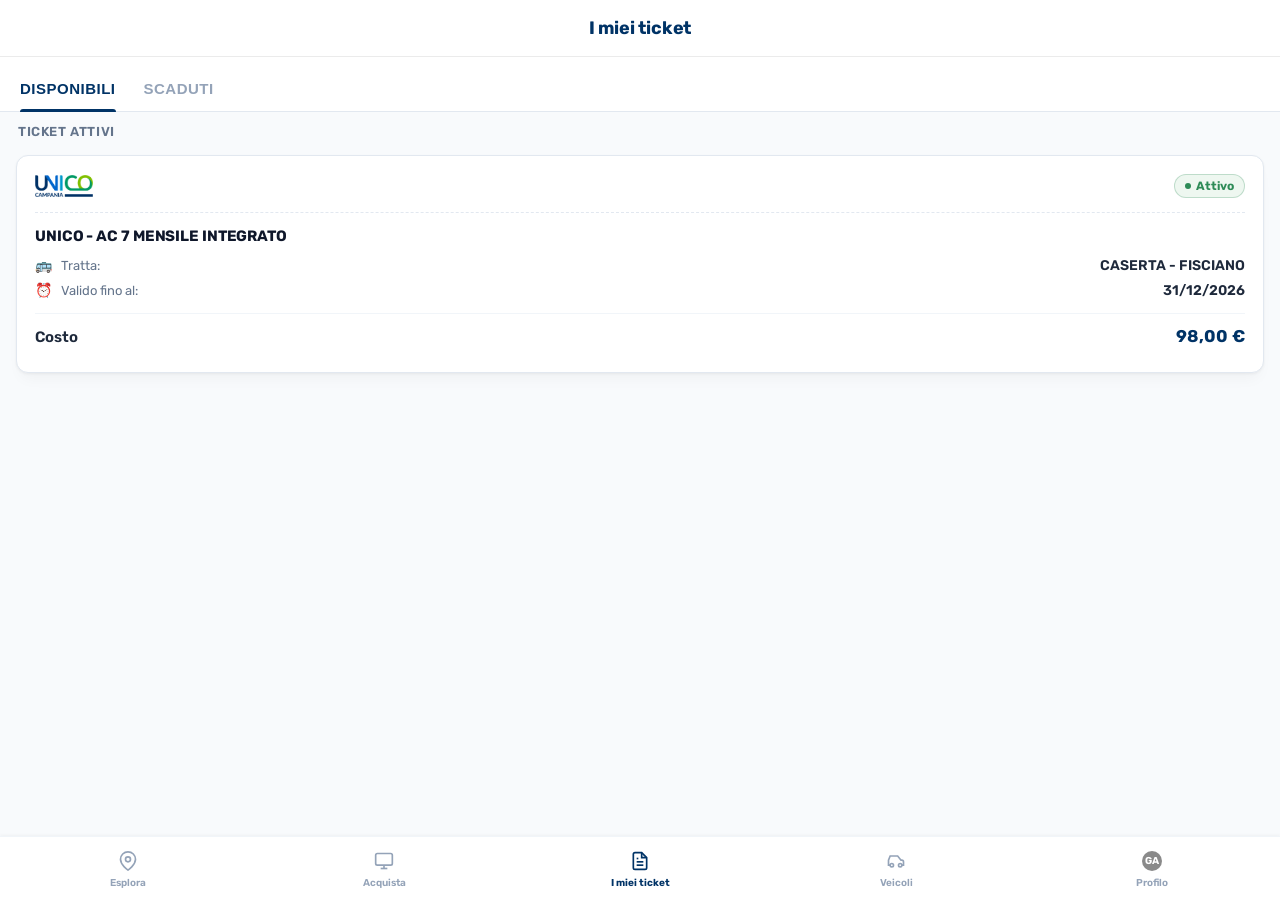
<file: docs/index.html>
<!DOCTYPE html>
<html lang="it">
<head>
  <link rel="manifest" href="manifest.json">
  <meta name="theme-color" content="#ffffff" id="meta-theme-color">
  <meta charset="UTF-8" />
  <meta name="viewport" content="width=device-width, initial-scale=1.0, maximum-scale=1.0, user-scalable=no, viewport-fit=cover" />
  <meta name="apple-mobile-web-app-capable" content="yes" />
  <meta name="apple-mobile-web-app-status-bar-style" content="default" id="meta-apple-status">
  <meta name="apple-mobile-web-app-title" content="UNICO Campania" />
  <meta name="format-detection" content="telephone=no" />
  <meta name="msapplication-tap-highlight" content="no" />
  <meta name="mobile-web-app-capable" content="yes" />
  <title>UNICO Campania</title>
  <link rel="preconnect" href="https://fonts.googleapis.com">
  <link rel="preconnect" href="https://fonts.gstatic.com" crossorigin>
  <link href="https://fonts.googleapis.com/css2?family=Rubik:wght@300;400;500;600;700;800&family=Inter:wght@400;500;600;700;800&display=swap" rel="stylesheet">
  <link rel="stylesheet" href="styles.css" />
  <style>
    * {
      -webkit-tap-highlight-color: transparent;
      touch-action: manipulation;
    }
    html, body {
      touch-action: manipulation;
    }
    body {
      font-family: 'Rubik', -apple-system, BlinkMacSystemFont, 'Segoe UI', Roboto, sans-serif;
      margin: 0;
      padding: 0;
      background: #ffffff;
      height: 100%;
      overflow: hidden;
      touch-action: manipulation;
    }

    /* Views management for instant, synchronized switching */
    .view-container {
      position: absolute;
      top: 0;
      left: 0;
      right: 0;
      bottom: 0;
      width: 100%;
      height: 100%;
      min-height: 100%;
      overflow: hidden;
      display: none;
    }
    .view-container.active {
      display: block;
    }

    /* --- HOME / TICKETS LIST STYLES --- */
    .tickets-topbar { 
      height: calc(56px + env(safe-area-inset-top)); 
      background: #ffffff; 
      color: #0f172a; 
      position: fixed; 
      top: 0; 
      left: 0; 
      right: 0; 
      display: flex; 
      align-items: center; 
      justify-content: center; 
      padding-top: env(safe-area-inset-top); 
      z-index: 20; 
      box-shadow: 0 1px 0 rgba(0,0,0,0.08); 
    }
    .tickets-topbar .title { 
      font-weight: 700; 
      font-size: 18px; 
      color: #003366; 
      letter-spacing: -0.2px;
    }

    .content.tickets { 
      top: calc(56px + env(safe-area-inset-top)); 
      bottom: calc(64px + var(--safe-bottom)); 
      overflow-y: auto; 
      -webkit-overflow-scrolling: touch;
      background: #f8fafc; 
    }

    .tabs { 
      display: flex; 
      gap: 28px; 
      padding: 14px 20px 0; 
      border-bottom: 1px solid #e2e8f0; 
      background: #ffffff;
    }
    .tab-item { 
      background: transparent; 
      border: 0; 
      padding: 10px 0 14px; 
      font-weight: 600; 
      color: #94a3b8; 
      position: relative; 
      font-size: 15px;
      letter-spacing: 0.5px;
      cursor: pointer;
    }
    .tab-item.active { 
      color: #003366; 
      font-weight: 700;
    }
    .tab-item.active::after { 
      content: ""; 
      position: absolute; 
      left: 0; 
      right: 0; 
      bottom: -1px; 
      height: 3px; 
      background: #003366; 
      border-radius: 3px 3px 0 0; 
    }

    .section.section-caption { 
      padding: 12px 18px 8px; 
      background: #f8fafc; 
      color: #64748b; 
      font-weight: 600; 
      font-size: 13px;
      text-transform: uppercase;
      letter-spacing: 0.6px;
    }

    .ticket-list-card { 
      display: block; 
      margin: 8px 16px 16px; 
      background: #ffffff; 
      border-radius: 12px;
      box-shadow: 0 1px 3px rgba(0,0,0,0.05), 0 10px 15px -5px rgba(0,0,0,0.04);
      border: 1px solid #e2e8f0; 
      color: #1e293b; 
      text-decoration: none; 
      padding: 18px; 
      cursor: pointer;
      touch-action: manipulation;
      -webkit-user-select: none;
      user-select: none;
      transition: transform 0.15s ease, box-shadow 0.15s ease;
      position: relative;
    }
    .ticket-list-card:active {
      transform: scale(0.985);
    }
    .ticket-list-card .card-header { 
      display: flex; 
      justify-content: space-between; 
      align-items: center; 
      margin-bottom: 14px;
    }
    .ticket-list-card .brand { 
      width: 58px; 
      height: auto; 
      object-fit: contain; 
    }
    .badge { 
      display: inline-flex;
      align-items: center;
      gap: 5px;
      font-weight: 700; 
      font-size: 12px; 
      padding: 4px 10px; 
      border-radius: 20px; 
      background: #eef7f0; 
      color: #2e8b57; 
      border: 1px solid rgba(46, 139, 87, 0.25);
    }
    .badge.active::before {
      content: "";
      width: 6px;
      height: 6px;
      border-radius: 50%;
      background: #2e8b57;
      display: inline-block;
    }
    .ticket-list-card .card-title { 
      font-weight: 700; 
      font-size: 15px;
      color: #0f172a;
      border-top: 1px dashed #e2e8f0; 
      padding-top: 14px; 
      margin-bottom: 12px;
      letter-spacing: -0.1px;
    }
    .ticket-list-card .card-row { 
      display: flex; 
      align-items: baseline; 
      gap: 10px; 
      margin-bottom: 8px; 
      color: #64748b; 
    }
    .ticket-list-card .card-row .icon {
      font-size: 14px;
      width: 16px;
      flex-shrink: 0;
    }
    .ticket-list-card .card-row .label { 
      color: #64748b; 
      font-size: 13px; 
      font-weight: 400;
    }
    .ticket-list-card .card-row .value.strong { 
      font-weight: 600; 
      color: #1e293b; 
      font-size: 14px;
    }
    .ticket-list-card .card-row.spread { 
      justify-content: space-between; 
      margin-top: 14px;
      padding-top: 12px;
      border-top: 1px solid #f1f5f9;
    }
    .ticket-list-card .card-row.spread .label {
      font-size: 15px;
      font-weight: 600;
      color: #1e293b;
    }
    .ticket-list-card .card-row.spread .value.strong {
      font-size: 17px;
      font-weight: 700;
      color: #003366;
    }

    .tickets-tabbar {
      position: fixed; 
      left: 0; 
      right: 0; 
      bottom: 0;
      height: calc(64px + var(--safe-bottom)); 
      background: #ffffff; 
      display: grid; 
      grid-template-columns: repeat(5, 1fr); 
      align-items: center; 
      z-index: 10;
      box-shadow: 0 -1px 3px rgba(0,0,0,0.04);
      border-top: 1px solid #f1f5f9;
    }
    .tickets-tabbar .tab { 
      margin-bottom: var(--safe-bottom); 
      color: #94a3b8; 
      text-decoration: none; 
      display: flex; 
      flex-direction: column; 
      align-items: center; 
      justify-content: center; 
      gap: 4px; 
      font-size: 10px; 
      font-weight: 600;
      transition: color 0.15s ease;
    }
    .tickets-tabbar .tab .tab-icon { 
      width: 24px; 
      height: 24px; 
      display: grid; 
      place-items: center; 
    }
    .tickets-tabbar .tab.active { 
      color: #003366; 
      font-weight: 700; 
    }

    .tickets-safe-bottom { 
      position: fixed; 
      left: 0; 
      right: 0; 
      bottom: 0; 
      height: var(--safe-bottom); 
      background: #ffffff; 
      z-index: 5; 
      pointer-events: none; 
    }

    /* --- TICKET DETAIL SCREEN STYLES --- */
    .unico-topbar { 
      background: #2e8b57 !important; 
      height: calc(56px + env(safe-area-inset-top)); 
      color:#fff; 
      position: fixed; 
      top:0; 
      left:0; 
      right:0; 
      display:grid; 
      grid-template-columns: 1fr auto 1fr; 
      align-items:center; 
      padding-top: env(safe-area-inset-top); 
      z-index: 20; 
      box-shadow: none; 
    }
    .unico-topbar .title { 
      font-weight: 800; 
      font-size: 18px; 
    }

    .content.unico { 
      top: calc(56px + env(safe-area-inset-top)); 
      bottom: calc(40px + var(--safe-bottom)) !important; 
      overflow-y: auto !important; 
      -webkit-overflow-scrolling: touch !important;
      background: #2e8b57 !important; 
      scrollbar-width: none; 
      padding-bottom: calc(48px + env(safe-area-inset-bottom, 20px)) !important;
    }
    .content.unico::-webkit-scrollbar { 
      width: 0; 
      height: 0; 
      display: none; 
    }

    .unico-card { 
      margin: 16px; 
      margin-bottom: 32px !important;
      background: #ffffff; 
      border-radius: 8px; 
      padding: 16px; 
      box-shadow: none; 
      border: 1px solid #e0e0e0; 
    }
    .unico-card-header { 
      background:#fff; 
      border-radius: 8px; 
      padding: 12px 0; 
      position: relative; 
      display:block; 
      box-shadow: none; 
      border: 0; 
    }
    .unico-logo-img { 
      position: absolute; 
      margin-top: 3px; 
      left: 12px; 
      top: 4px; 
      width: 52px; 
      height: auto; 
      object-fit: contain; 
    }
    .unico-title { 
      margin-top: 4px; 
      padding-left: 0; 
      padding-top: 20px; 
      text-align: left; 
    }
    .unico-title .line1 { 
      font-weight: 750; 
      font-size: 18px !important;
      line-height: 1.4;
    }
    .unico-title .line2 { 
      font-size: 14px !important; 
      color:black; 
      line-height: 1.3;
    }

    .unico-acc { 
      margin: 14px 0 0 0; 
      background: transparent; 
      border-radius: 0; 
      overflow: visible; 
    }
    .unico-acc:first-of-type { 
      margin-top: 6px; 
    }
    .unico-acc summary { 
      list-style: none; 
      cursor: pointer; 
      padding: 14px 16px; 
      font-weight: 600; 
      display:flex; 
      align-items:center; 
      justify-content: space-between; 
      background: #f2f3f4; 
      border-radius: 8px; 
      border: 1px solid #c8c8c8; 
    }
    .unico-acc[open] summary { 
      border-bottom-left-radius: 0; 
      border-bottom-right-radius: 0; 
      border-bottom: 0; 
    }
    .unico-acc summary .sicon { 
      display:inline-grid; 
      place-items:center; 
      margin-right: 14px; 
    }
    .unico-acc summary .sicon .sicon-img { 
      width: 24px; 
      height: 24px; 
      object-fit: contain; 
      display: block; 
    }
    .unico-acc summary .slabel { 
      flex: 1; 
    }
    .unico-acc summary::after {
      content: '';
      width: 18px;
      height: 18px;
      background-image: url("data:image/svg+xml,%3csvg xmlns='http://www.w3.org/2000/svg' fill='none' viewBox='0 0 24 24' stroke='%23000'%3e%3cpath stroke-linecap='round' stroke-linejoin='round' stroke-width='3' d='M19 9l-7 7-7-7'%3e%3c/path%3e%3c/svg%3e");
      background-size: contain;
      background-repeat: no-repeat;
      background-position: center;
      transition: transform 0.2s ease;
    }
    .unico-acc[open] summary::after {
      transform: rotate(180deg);
    }
    .unico-acc .acc-body { 
      padding: 18px 16px; 
      border: 1px solid #c8c8c8; 
      border-top: 0; 
      background: #f2f3f4; 
      border-radius: 0 0 8px 8px; 
    }
    .unico-acc:first-of-type .acc-body { 
      padding-top: 28px; 
      padding-bottom: 12px; 
    }

    .triangles { 
      margin: -1px 0 0 0 !important; 
      padding: 0; 
      background: transparent; 
      border-radius: 0; 
      overflow: hidden; 
    }
    .triangles .tri-row { 
      height: 16px; 
      background-repeat: repeat-x; 
      background-size: 64px 16px; 
      will-change: background-position; 
      animation-duration: 0.7s !important;
    }
    .triangles .tri-row.r1 { 
      background-image: url("data:image/svg+xml;utf8,<svg xmlns='http://www.w3.org/2000/svg' shape-rendering='crispEdges' width='56' height='14' viewBox='0 0 56 14'><polygon points='0,14 14,0 28,14' fill='%23bdbdbd'/><polygon points='28,14 42,0 56,14' fill='%23e6e6e6'/></svg>"); 
    }
    .triangles .tri-row.r2 { 
      background-image: url("data:image/svg+xml;utf8,<svg xmlns='http://www.w3.org/2000/svg' shape-rendering='crispEdges' width='56' height='14' viewBox='0 0 56 14'><polygon points='0,0 14,14 28,0' fill='%23e6e6e6'/><polygon points='28,0 42,14 56,0' fill='%23bdbdbd'/></svg>"); 
    }
    .triangles .tri-row.r3 { 
      background-image: url("data:image/svg+xml;utf8,<svg xmlns='http://www.w3.org/2000/svg' shape-rendering='crispEdges' width='56' height='14' viewBox='0 0 56 14'><polygon points='0,14 14,0 28,14' fill='%23bdbdbd'/><polygon points='28,14 42,0 56,14' fill='%23e6e6e6'/></svg>"); 
    }

    .unico-banner { 
      background: #2e8b57 !important; 
      font-weight: 400 !important; 
      color: #fff; 
      border-radius: 8px; 
      padding: 12px; 
      margin-top: 10px; 
    }
    .unico-banner .route { 
      font-size: 14px !important; 
    }
    .unico-banner .valid { 
      font-size: 14px !important; 
      font-weight: 400 !important; 
      margin-top: 4px;
    }
    .unico-banner .activated {
      font-size: 13px;
      margin-top: 4px;
      opacity: 0.95;
    }

    .ticket-info-section {
      background: #fff;
      border-radius: 8px;
      margin-top: 10px;
    }
    .info-item {
      display: flex;
      flex-direction: column;
      align-items: flex-start;
      border-bottom: 0;
      gap: 4px;
      padding: 8px 0;
    }
    .info-item.cost-item {
      flex-direction: row;
      justify-content: space-between;
      align-items: center;
      border-bottom: 1px solid #b9b9b9;
      padding-bottom: 8px;
      padding-top: 17px;
    }
    .info-label {
      color: black;
      font-size: 15px !important;
      font-weight: 400;
    }
    .info-item.cost-item .info-label { 
      font-size: 19px !important; 
    }
    .info-value {
      color: #1a1a1a;
      font-size: 15px !important;
      font-weight: 600;
    }
    .cost-value {
      font-weight: 700;
      font-size: 19px !important;
    }

    .details-section {
      margin-top: 0 !important;
      padding-top: 8px;
    }
    .details-header {
      display: flex;
      justify-content: space-between;
      align-items: center;
      padding: 10px 0 12px 0;
    }
    .details-label {
      color: #1a1a1a;
      font-size: 15px !important;
      font-weight: 600;
    }
    .details-toggle {
      background: transparent;
      border: 0;
      color: #003366 !important;
      font-weight: 600;
      font-size: 15px !important;
      font-family: 'Rubik', sans-serif !important;
      display: flex;
      align-items: center;
      gap: 4px;
      cursor: pointer;
    }
    .details-toggle .chevron {
      color: #000 !important;
      width: 18px;
      height: 18px;
      transition: transform 0.2s ease;
    }
    .details-section.open .chevron {
      transform: rotate(180deg);
    }
    .company-info {
      background: #f8f9fa;
      border-radius: 8px;
      padding: 16px;
      margin-top: 12px;
      text-align: center;
    }
    .company-name {
      font-weight: 800;
      font-size: 15px !important;
      color: #1a1a1a;
      margin-bottom: 4px;
    }
    .company-address, .company-vat {
      font-size: 14px !important;
      color: #6b6b6b;
    }

    .ticket-codes {
      margin-top: 0;
      padding-top: 0;
    }
    .code-row {
      display: flex;
      justify-content: space-between;
      align-items: center;
      padding: 12px 0;
    }
    .code-label {
      color: #6b6b6b;
      font-size: 15px !important;
    }
    .code-value {
      color: #6b6b6b;
      font-size: 15px !important;
      font-weight: 400 !important;
    }

    .val-footer { 
      padding-bottom: 20px !important; 
      display: flex; 
      justify-content: space-between; 
      align-items: center; 
      margin-top: 12px; 
    }
    .val-footer .time, .val-footer .locks { 
      color: #003366 !important; 
      font-weight: 400 !important; 
      display: flex; 
      align-items: center; 
      gap: 6px; 
    }
    .val-footer .time { 
      font-size: 18px !important; 
    }
    .val-footer .time span, .val-footer .locks span { 
      font-weight: 450 !important; 
    }
    .val-footer .locks { 
      font-size: 14px !important; 
    }

    .clock-icon {
      width: 20px;
      height: 20px;
      object-fit: contain;
      filter: brightness(0) saturate(100%) invert(14%) sepia(89%) saturate(1829%) hue-rotate(192deg) brightness(95%) contrast(101%);
    }
    .lock-icon {
      width: 15px;
      height: 15px;
      object-fit: contain;
      filter: brightness(0) saturate(100%) invert(14%) sepia(89%) saturate(1829%) hue-rotate(192deg) brightness(95%) contrast(101%);
    }
    .sicon-img {
      filter: brightness(0) saturate(100%) invert(14%) sepia(89%) saturate(1829%) hue-rotate(192deg) brightness(95%) contrast(101%);
    }

    .qr-box { 
      width: 180px; 
      height: 180px; 
      margin: 0 auto; 
    }
    .qr-box img { 
      width: 100%; 
      height: 100%; 
      object-fit: contain; 
      display: block; 
    }

    /* Striscetta bianca fissa in basso nella vista ticket */
    .unico-bottombar {
      display: block !important;
      position: fixed !important;
      left: 0 !important;
      right: 0 !important;
      bottom: 0 !important;
      height: calc(40px + var(--safe-bottom)) !important;
      background: #ffffff !important;
      box-shadow: 0 -1px 0 rgba(0,0,0,0.12) !important;
      z-index: 12 !important;
    }

    @supports (padding: max(0px)) {
      .unico-topbar, .tickets-topbar {
        padding-left: max(16px, env(safe-area-inset-left));
        padding-right: max(16px, env(safe-area-inset-right));
      }
      .unico-card, .ticket-list-card {
        margin-left: max(16px, env(safe-area-inset-left));
        margin-right: max(16px, env(safe-area-inset-right));
      }
    }
  </style>
</head>
<body onselectstart="return false;" ondragstart="return false;">

  <!-- VIEW 1: HOME / I MIEI TICKET -->
  <div id="view-tickets" class="view-container active">
    <div class="app-frame">
      <header class="tickets-topbar">
        <div class="title">I miei ticket</div>
      </header>

      <main class="content tickets">
        <div class="tabs">
          <button class="tab-item active" type="button">DISPONIBILI</button>
          <button class="tab-item" type="button">SCADUTI</button>
        </div>
        <div class="section section-caption">Ticket attivi</div>

        <div class="ticket-list-card" id="btn-open-ticket">
          <div class="card-header">
            <img class="brand" src="unicoC.png" alt="UNICO" />
            <span class="badge active">Attivo</span>
          </div>
          <div class="card-title">UNICO - AC 7 MENSILE INTEGRATO</div>
          <div class="card-row">
            <span class="icon">🚌</span>
            <span class="label">Tratta:</span>
            <span class="value strong">CASERTA - FISCIANO</span>
          </div>
          <div class="card-row">
            <span class="icon">⏰</span>
            <span class="label">Valido fino al:</span>
            <span class="value strong" id="home-valid-date">30/09/2026</span>
          </div>
          <div class="card-row spread">
            <span class="label">Costo</span>
            <span class="value strong">98,00 €</span>
          </div>
        </div>
      </main>

      <div class="tickets-tabbar">
        <a class="tab" href="#" aria-label="Esplora">
          <div class="tab-icon">
            <svg width="20" height="20" viewBox="0 0 24 24" fill="none" xmlns="http://www.w3.org/2000/svg">
              <path d="M21 10c0 7-9 13-9 13s-9-6-9-13a9 9 0 0 1 18 0z" stroke="currentColor" stroke-width="2"/>
              <circle cx="12" cy="10" r="3" stroke="currentColor" stroke-width="2"/>
            </svg>
          </div>
          <span>Esplora</span>
        </a>
        <a class="tab" href="#" aria-label="Acquista">
          <div class="tab-icon">
            <svg width="20" height="20" viewBox="0 0 24 24" fill="none" xmlns="http://www.w3.org/2000/svg">
              <rect x="2" y="3" width="20" height="14" rx="2" ry="2" stroke="currentColor" stroke-width="2"/>
              <line x1="8" y1="21" x2="16" y2="21" stroke="currentColor" stroke-width="2"/>
              <line x1="12" y1="17" x2="12" y2="21" stroke="currentColor" stroke-width="2"/>
            </svg>
          </div>
          <span>Acquista</span>
        </a>
        <a class="tab active" href="#" aria-label="I miei ticket">
          <div class="tab-icon">
            <svg width="20" height="20" viewBox="0 0 24 24" fill="none" xmlns="http://www.w3.org/2000/svg">
              <path d="M14 2H6a2 2 0 0 0-2 2v16a2 2 0 0 0 2 2h12a2 2 0 0 0 2-2V8z" stroke="currentColor" stroke-width="2"/>
              <polyline points="14,2 14,8 20,8" stroke="currentColor" stroke-width="2"/>
              <line x1="16" y1="13" x2="8" y2="13" stroke="currentColor" stroke-width="2"/>
              <line x1="16" y1="17" x2="8" y2="17" stroke="currentColor" stroke-width="2"/>
              <polyline points="10,9 9,9 8,9" stroke="currentColor" stroke-width="2"/>
            </svg>
          </div>
          <span>I miei ticket</span>
        </a>
        <a class="tab" href="#" aria-label="Veicoli">
          <div class="tab-icon">
            <svg width="20" height="20" viewBox="0 0 24 24" fill="none" xmlns="http://www.w3.org/2000/svg">
              <path d="M7 17m-2 0a2 2 0 1 0 4 0a2 2 0 1 0 -4 0" stroke="currentColor" stroke-width="2"/>
              <path d="M17 17m-2 0a2 2 0 1 0 4 0a2 2 0 1 0 -4 0" stroke="currentColor" stroke-width="2"/>
              <path d="M5 17h-2v-6l2-5h9l4 5h1a2 2 0 0 1 2 2v4h-2" stroke="currentColor" stroke-width="2"/>
            </svg>
          </div>
          <span>Veicoli</span>
        </a>
        <a class="tab" href="#" aria-label="Profilo">
          <div class="tab-icon">
            <div style="width: 20px; height: 20px; border-radius: 50%; background: #8a8a8a; display: flex; align-items: center; justify-content: center; color: white; font-weight: 700; font-size: 10px;">GA</div>
          </div>
          <span>Profilo</span>
        </a>
      </div>

      <div class="tickets-safe-bottom"></div>
    </div>
  </div>

  <!-- VIEW 2: BIGLIETTO ATTIVO -->
  <div id="view-single-ticket" class="view-container">
    <div class="app-frame" style="background: #2e8b57;">
      <header class="unico-topbar">
        <button class="icon-btn back" id="btn-back-home" aria-label="Indietro">
          <svg width="24" height="24" viewBox="0 0 24 24" fill="none" xmlns="http://www.w3.org/2000/svg"><path d="M15 18L9 12L15 6" stroke="white" stroke-width="2" stroke-linecap="round" stroke-linejoin="round"/></svg>
        </button>
        <div class="title">Ticket attivo</div>
        <div class="spacer"></div>
      </header>

      <main class="content unico">
        <div class="unico-card">
          <div class="unico-card-header">
            <img class="unico-logo-img" src="unicoC.png" alt="UNICO" />
            <div class="unico-title">
              <div class="line1">UNICO - AC 7 MENSILE INTEGRATO</div>
              <div class="line2">L'abbonamento va attivato entro il giorno 15 del mese di utilizzo. Valido fino alle ore 24:00 dell'ultimo giorno del mese solare di attivazione</div>
            </div>
          </div>

          <details class="unico-acc" open>
            <summary style="color: #000; font-weight: 700;"><span class="sicon">
              <img class="sicon-img" src="ticket.png" alt="Controllo e validazione" />
            </span><span class="slabel">Controllo e validazione</span></summary>
            <div class="acc-body">
              <div class="validation-panel">
                <div class="qr-box">
                  <img src="qr-code.png" alt="QR di validazione" />
                </div>
                <div class="val-footer">
                  <div class="time">
                    <img src="clock.png" alt="Orologio" class="clock-icon" />
                    <span id="unico-time" style="font-weight: 400;">09:53:10</span>
                  </div>
                  <div class="locks">
                    <img src="lock.png" alt="Lucchetto" class="lock-icon" />
                    <span style="font-weight: 400;">747</span>
                  </div>
                </div>
              </div>
            </div>
          </details>

          <div class="triangles" aria-hidden="true">
            <div class="tri-row r1"></div>
            <div class="tri-row r2"></div>
            <div class="tri-row r3"></div>
          </div>

          <div class="unico-banner">
            <div class="route">Da <strong>CASERTA</strong> a <strong>FISCIANO</strong></div>
            <div class="valid">Tempo restante: <span id="countdown"></span></div>
            <div class="activated">Attivato il: <strong><span id="activation-date"></span> - 07:03</strong></div>
          </div>
          
          <div class="ticket-info-section">
            <div class="info-item">
              <div class="info-label">Emesso il:</div>
              <div class="info-value" id="emission-date"></div>
            </div>
            
            <div class="info-item cost-item">
              <div class="info-label">Costo</div>
              <div class="info-value cost-value">98,00 €</div>
            </div>
            
            <div class="details-section">
              <div class="details-header">
                <div class="details-label">Dettagli</div>
                <button class="details-toggle" id="details-toggle" type="button">
                  Leggi tutto
                  <svg class="chevron" width="16" height="16" viewBox="0 0 24 24" fill="none" xmlns="http://www.w3.org/2000/svg" aria-hidden="true">
                    <path d="M19 9l-7 7-7-7" stroke="currentColor" stroke-width="2" stroke-linecap="round" stroke-linejoin="round"/>
                  </svg>
                </button>
              </div>

              <div class="company-info" hidden>
                <div class="company-details">
                  <div class="company-name">AIRCAMPANIA S.R.L.</div>
                  <div class="company-address">Via Fasano ZI loc. Pianodardine</div>
                  <div class="company-vat">P.Iva: 02977850649</div>
                </div>
              </div>
            </div>

            <div class="ticket-codes">
              <div class="code-row">
                <div class="code-label">Codice Ticket:</div>
                <div class="code-value">8509/810701</div>
              </div>
              <div class="code-row">
                <div class="code-label">PNR:</div>
                <div class="code-value">352XWKS8CA</div>
              </div>
            </div>
          </div>
        </div>
      </main>

      <div class="unico-bottombar"></div>
    </div>
  </div>

  <script>
    (function(){
      function pad(n){return n<10?'0'+n:''+n}

      // Elementi DOM e Meta per la Status Bar
      var metaTheme = document.getElementById('meta-theme-color');
      var metaApple = document.getElementById('meta-apple-status');
      var viewTickets = document.getElementById('view-tickets');
      var viewSingleTicket = document.getElementById('view-single-ticket');
      var btnOpen = document.getElementById('btn-open-ticket');
      var btnBack = document.getElementById('btn-back-home');

      function switchView(viewName, updateHistory) {
        if (viewName === 'ticket') {
          // Cambio pagina e status bar istantanei nello stesso tick
          if (metaTheme) metaTheme.setAttribute('content', '#2e8b57');
          if (metaApple) metaApple.setAttribute('content', 'black-translucent');
          viewTickets.classList.remove('active');
          viewSingleTicket.classList.add('active');
          if (updateHistory !== false) {
            history.pushState({ view: 'ticket' }, '', '#ticket');
          }
        } else {
          if (metaTheme) metaTheme.setAttribute('content', '#ffffff');
          if (metaApple) metaApple.setAttribute('content', 'default');
          viewSingleTicket.classList.remove('active');
          viewTickets.classList.add('active');
          if (updateHistory !== false) {
            history.replaceState({ view: 'home' }, '', window.location.pathname + window.location.search);
          }
        }
      }

      if (btnOpen) {
        btnOpen.addEventListener('click', function(e) {
          e.preventDefault();
          e.stopPropagation();
          switchView('ticket', true);
        });
      }

      if (btnBack) {
        btnBack.addEventListener('click', function(e) {
          e.preventDefault();
          e.stopPropagation();
          switchView('home', true);
        });
      }

      // Gestione tasto indietro del telefono (Android back gesture o browser history)
      window.addEventListener('popstate', function(e) {
        if (window.location.hash === '#ticket' || (e.state && e.state.view === 'ticket')) {
          switchView('ticket', false);
        } else {
          switchView('home', false);
        }
      });

      // Data fine mese coerente in home
      var now = new Date();
      var endOfMonth = new Date(now.getFullYear(), now.getMonth() + 1, 0);
      var validHome = document.getElementById('home-valid-date');
      if (validHome) {
        validHome.textContent = pad(endOfMonth.getDate()) + '/' + pad(endOfMonth.getMonth() + 1) + '/' + endOfMonth.getFullYear();
      }

      // Orologio tempo reale
      function tick(){
        var el = document.getElementById('unico-time');
        if (!el) return;
        var d = new Date();
        el.textContent = pad(d.getHours())+":"+pad(d.getMinutes())+":"+pad(d.getSeconds());
      }
      tick();
      window.unicoClock && clearInterval(window.unicoClock);
      window.unicoClock = setInterval(tick, 1000);

      // Countdown fine mese nel biglietto
      function updateCountdown(){
        var now = new Date();
        var year = now.getFullYear();
        var month = now.getMonth();
        var endOfMonth = new Date(year, month + 1, 0, 23, 59, 59, 999);
        var diff = endOfMonth - now;
        
        if (diff <= 0) {
          var cd = document.getElementById('countdown');
          if (cd) cd.innerHTML = '<strong>0</strong> gg <strong>0</strong> h <strong>0</strong> min';
          return;
        }
        
        var days = Math.floor(diff / (1000 * 60 * 60 * 24));
        var hours = Math.floor((diff % (1000 * 60 * 60 * 24)) / (1000 * 60 * 60));
        var minutes = Math.floor((diff % (1000 * 60 * 60)) / (1000 * 60));
        
        var cd = document.getElementById('countdown');
        if (cd) {
          cd.innerHTML = '<strong>' + days + ' gg ' + hours + ' h ' + minutes + ' min </strong>';
        }
      }
      updateCountdown();
      window.countdownInterval && clearInterval(window.countdownInterval);
      window.countdownInterval = setInterval(updateCountdown, 60000);

      // Date di emissione e attivazione
      var firstDay = new Date(now.getFullYear(), now.getMonth(), 1);
      var day = pad(firstDay.getDate());
      var month = pad(firstDay.getMonth() + 1);
      var year = firstDay.getFullYear();
      var actEl = document.getElementById('activation-date');
      if (actEl) actEl.textContent = day + '/' + month + '/' + year;
      var emEl = document.getElementById('emission-date');
      if (emEl) emEl.textContent = day + '/' + month + '/' + year + ' - 07:02';

      // Dettagli toggle
      var btnToggle = document.getElementById('details-toggle');
      if (btnToggle) {
        btnToggle.addEventListener('click', function(){
          var detailsSection = btnToggle.closest('.details-section');
          var companyInfo = detailsSection.querySelector('.company-info');
          detailsSection.classList.toggle('open');
          if (detailsSection.classList.contains('open')) {
            companyInfo && companyInfo.removeAttribute('hidden');
          } else {
            companyInfo && companyInfo.setAttribute('hidden','');
          }
        });
      }

      // Prevenzione selezioni e copia
      document.addEventListener('selectstart', function(e) { e.preventDefault(); return false; });
      document.addEventListener('dragstart', function(e) { e.preventDefault(); return false; });
      document.addEventListener('keydown', function(e) {
        if ((e.ctrlKey || e.metaKey) && (e.keyCode === 65 || e.keyCode === 67 || e.keyCode === 86 || e.keyCode === 88)) {
          e.preventDefault();
          return false;
        }
      });
    })();
  </script>

  <script>
    if ('serviceWorker' in navigator) {
      navigator.serviceWorker.register('./sw.js')
        .then(() => console.log('Service Worker registrato'))
        .catch((err) => console.error('SW error:', err));
    }
  </script>
</body>
</html>
</file>
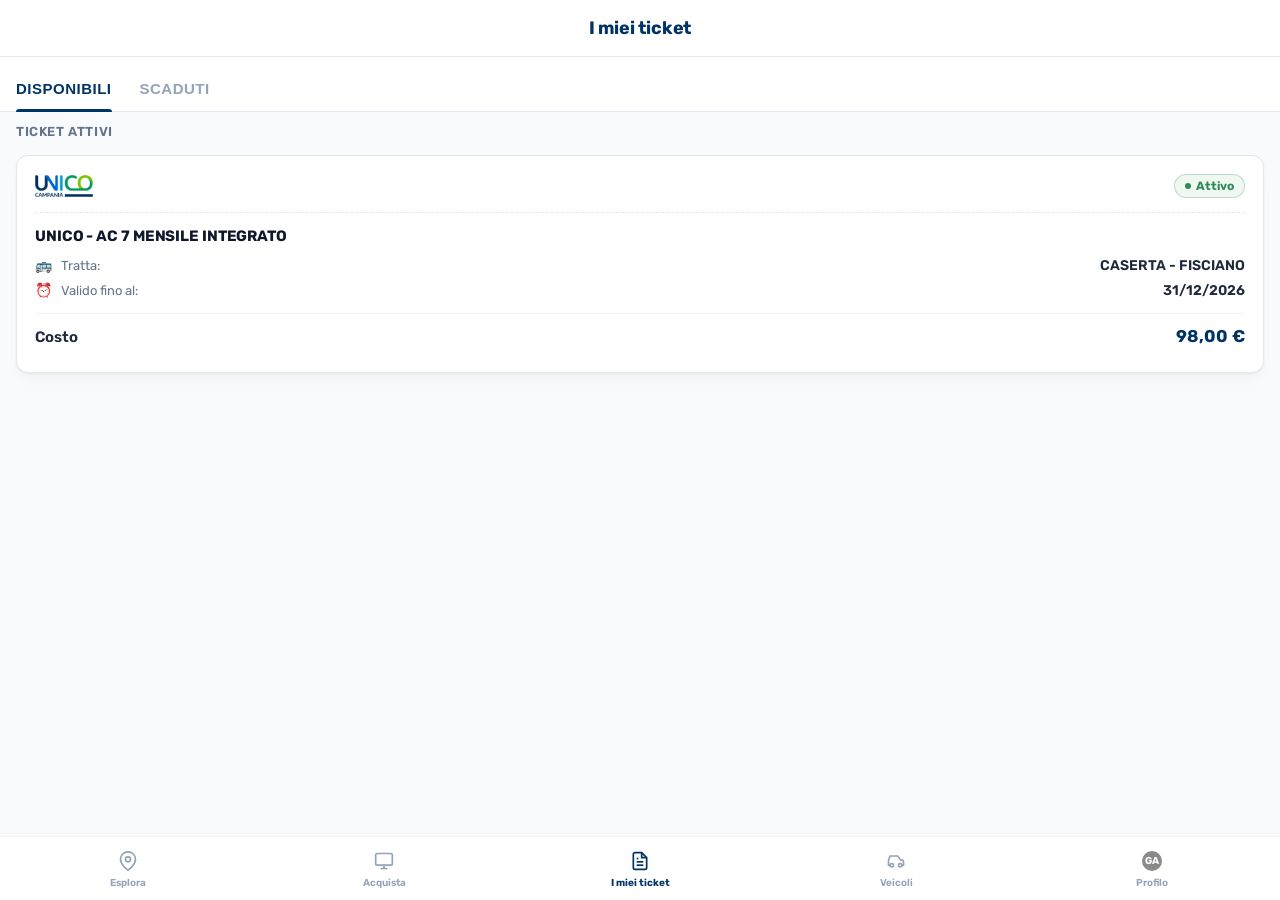
<file: docs/tickets.html>
<!DOCTYPE html>
<html lang="it">
<head>
  <link rel="manifest" href="manifest.json">
  <meta name="theme-color" content="#ffffff">
  <meta charset="UTF-8" />
  <meta name="viewport" content="width=device-width, initial-scale=1.0, maximum-scale=1.0, user-scalable=no, viewport-fit=cover" />
  <meta name="apple-mobile-web-app-capable" content="yes" />
  <meta name="apple-mobile-web-app-status-bar-style" content="default" />
  <meta name="apple-mobile-web-app-title" content="I miei ticket" />
  <meta name="format-detection" content="telephone=no" />
  <meta name="msapplication-tap-highlight" content="no" />
  <meta name="mobile-web-app-capable" content="yes" />
  <title>I miei ticket</title>
  <link rel="preconnect" href="https://fonts.googleapis.com">
  <link rel="preconnect" href="https://fonts.gstatic.com" crossorigin>
  <link href="https://fonts.googleapis.com/css2?family=Rubik:wght@300;400;500;600;700;800&family=Inter:wght@400;500;600;700;800&display=swap" rel="stylesheet">
  <link rel="stylesheet" href="styles.css" />
  <style>
    body {
      font-family: 'Rubik', -apple-system, BlinkMacSystemFont, 'Segoe UI', Roboto, sans-serif;
    }
    /* Tickets page specific styles */
    .tickets-topbar { 
      height: calc(56px + env(safe-area-inset-top)); 
      background: #ffffff; 
      color: #0f172a; 
      position: fixed; 
      top: 0; 
      left: 0; 
      right: 0; 
      display: flex; 
      align-items: center; 
      justify-content: center; 
      padding-top: env(safe-area-inset-top); 
      z-index: 20; 
      box-shadow: 0 1px 0 rgba(0,0,0,0.08); 
    }
    .tickets-topbar .title { 
      font-weight: 700; 
      font-size: 18px; 
      color: #003366; 
      letter-spacing: -0.2px;
    }

    .content.tickets { 
      top: calc(56px + env(safe-area-inset-top)); 
      bottom: calc(66px + var(--safe-bottom)); 
      overflow: auto; 
      background: #f8fafc; 
    }

    .tabs { 
      display: flex; 
      gap: 28px; 
      padding: 14px 20px 0; 
      border-bottom: 1px solid #e2e8f0; 
      background: #ffffff;
    }
    .tab-item { 
      background: transparent; 
      border: 0; 
      padding: 10px 0 14px; 
      font-weight: 600; 
      color: #94a3b8; 
      position: relative; 
      font-size: 15px;
      letter-spacing: 0.5px;
      cursor: pointer;
    }
    .tab-item.active { 
      color: #003366; 
      font-weight: 700;
    }
    .tab-item.active::after { 
      content: ""; 
      position: absolute; 
      left: 0; 
      right: 0; 
      bottom: -1px; 
      height: 3px; 
      background: #003366; 
      border-radius: 3px 3px 0 0; 
    }

    .section.section-caption { 
      padding: 12px 18px 8px; 
      background: #f8fafc; 
      color: #64748b; 
      font-weight: 600; 
      font-size: 13px;
      text-transform: uppercase;
      letter-spacing: 0.6px;
    }

    .ticket-list-card { 
      display: block; 
      margin: 8px 16px 16px; 
      background: #ffffff; 
      border-radius: 12px;
      box-shadow: 0 1px 3px rgba(0,0,0,0.05), 0 10px 15px -5px rgba(0,0,0,0.04);
      border: 1px solid #e2e8f0; 
      color: #1e293b; 
      text-decoration: none; 
      padding: 18px; 
      transition: transform 0.15s ease, box-shadow 0.15s ease;
      position: relative;
    }
    .ticket-list-card:active {
      transform: scale(0.985);
    }
    .ticket-list-card .card-header { 
      display: flex; 
      justify-content: space-between; 
      align-items: center; 
      margin-bottom: 14px;
    }
    .ticket-list-card .brand { 
      width: 58px; 
      height: auto; 
      object-fit: contain; 
    }
    .badge { 
      display: inline-flex;
      align-items: center;
      gap: 5px;
      font-weight: 700; 
      font-size: 12px; 
      padding: 4px 10px; 
      border-radius: 20px; 
      background: #eef7f0; 
      color: #2e8b57; 
      border: 1px solid rgba(46, 139, 87, 0.25);
    }
    .badge.active::before {
      content: "";
      width: 6px;
      height: 6px;
      border-radius: 50%;
      background: #2e8b57;
      display: inline-block;
    }
    .ticket-list-card .card-title { 
      font-weight: 700; 
      font-size: 15px;
      color: #0f172a;
      border-top: 1px dashed #e2e8f0; 
      padding-top: 14px; 
      margin-bottom: 12px;
      letter-spacing: -0.1px;
    }
    .ticket-list-card .card-row { 
      display: flex; 
      align-items: baseline; 
      gap: 10px; 
      margin-bottom: 8px; 
      color: #64748b; 
    }
    .ticket-list-card .card-row .icon {
      font-size: 14px;
      width: 16px;
      flex-shrink: 0;
    }
    .ticket-list-card .card-row .label { 
      color: #64748b; 
      font-size: 13px; 
      font-weight: 400;
    }
    .ticket-list-card .card-row .value.strong { 
      font-weight: 600; 
      color: #1e293b; 
      font-size: 14px;
    }
    .ticket-list-card .card-row.spread { 
      justify-content: space-between; 
      margin-top: 14px;
      padding-top: 12px;
      border-top: 1px solid #f1f5f9;
    }
    .ticket-list-card .card-row.spread .label {
      font-size: 15px;
      font-weight: 600;
      color: #1e293b;
    }
    .ticket-list-card .card-row.spread .value.strong {
      font-size: 17px;
      font-weight: 700;
      color: #003366;
    }

    /* Bottom tabbar for tickets page */
    .tickets-tabbar {
      position: fixed; 
      left: 0; 
      right: 0; 
      bottom: 0;
      height: calc(64px + var(--safe-bottom)); 
      background: #ffffff; 
      display: grid; 
      grid-template-columns: repeat(5, 1fr); 
      align-items: center; 
      z-index: 10;
      box-shadow: 0 -1px 3px rgba(0,0,0,0.04);
      border-top: 1px solid #f1f5f9;
    }
    .tickets-tabbar .tab { 
      margin-bottom: var(--safe-bottom); 
      color: #94a3b8; 
      text-decoration: none; 
      display: flex; 
      flex-direction: column; 
      align-items: center; 
      justify-content: center; 
      gap: 4px; 
      font-size: 10px; 
      font-weight: 600;
      transition: color 0.15s ease;
    }
    .tickets-tabbar .tab .tab-icon { 
      width: 24px; 
      height: 24px; 
      display: grid; 
      place-items: center; 
    }
    .tickets-tabbar .tab.active { 
      color: #003366; 
      font-weight: 700; 
    }

    /* Safe area fill for tickets */
    .tickets-safe-bottom { 
      position: fixed; 
      left: 0; 
      right: 0; 
      bottom: 0; 
      height: var(--safe-bottom); 
      background: #ffffff; 
      z-index: 5; 
      pointer-events: none; 
    }

    /* Mobile optimizations for iPhone 13 Pro and similar */
    @media screen and (max-width: 428px) {
      .tickets-topbar .title {
        font-size: 16px;
      }
      
      .tab-item {
        font-size: 14px;
        padding: 10px 0;
      }
      
      .section.section-caption {
        padding: 10px 12px;
        font-size: 13px;
      }
      
      .ticket-list-card {
        margin: 8px 12px;
        padding: 12px;
        border-radius: 8px;
      }
      
      .ticket-list-card .brand {
        width: 56px;
      }
      
      .badge {
        font-size: 11px;
        padding: 4px 8px;
      }
      
      .ticket-list-card .card-title {
        font-size: 14px;
        margin-bottom: 10px;
        padding-top: 10px;
      }
      
      .ticket-list-card .card-row {
        margin-bottom: 6px;
      }
      
      .ticket-list-card .card-row .label,
      .ticket-list-card .card-row .value.strong {
        font-size: 13px;
      }
      
      .ticket-list-card .card-row.spread .label,
      .ticket-list-card .card-row.spread .value.strong {
        font-size: 14px;
      }
      
      .tickets-tabbar .tab {
        font-size: 9px;
        gap: 2px;
      }
      
      .tickets-tabbar .tab .tab-icon {
        width: 20px;
        height: 20px;
      }
    }

    /* Touch optimizations */
    @media (hover: none) and (pointer: coarse) {
      .tab-item {
        min-height: 44px;
        padding: 12px 0;
      }
      
      .ticket-list-card {
        min-height: 44px;
      }
      
      .tickets-tabbar .tab {
        min-height: 44px;
        padding: 8px 4px;
      }
    }

    /* Safe area adjustments for iPhone notch */
    @supports (padding: max(0px)) {
      .tickets-topbar {
        padding-left: max(16px, env(safe-area-inset-left));
        padding-right: max(16px, env(safe-area-inset-right));
      }
      
      .tabs {
        padding-left: max(16px, env(safe-area-inset-left));
        padding-right: max(16px, env(safe-area-inset-right));
      }
      
      .section.section-caption {
        padding-left: max(16px, env(safe-area-inset-left));
        padding-right: max(16px, env(safe-area-inset-right));
      }
      
      .ticket-list-card {
        margin-left: max(16px, env(safe-area-inset-left));
        margin-right: max(16px, env(safe-area-inset-right));
      }
    }
  </style>
</head>
<body onselectstart="return false;" ondragstart="return false;">
  <div class="app-frame">
    <header class="tickets-topbar">
      <div class="title">I miei ticket</div>
    </header>

    <main class="content tickets">
      <div class="tabs">
        <button class="tab-item active" type="button">DISPONIBILI</button>
        <button class="tab-item" type="button">SCADUTI</button>
      </div>
      <div class="section section-caption">Ticket attivi</div>

      <a class="ticket-list-card" href="index.html">
        <div class="card-header">
          <img class="brand" src="unicoC.png" alt="UNICO" />
          <span class="badge active">Attivo</span>
        </div>
        <div class="card-title">UNICO - AC 7 MENSILE INTEGRATO</div>
        <div class="card-row">
          <span class="icon">🚌</span>
          <span class="label">Tratta:</span>
          <span class="value strong">CASERTA - FISCIANO</span>
        </div>
        <div class="card-row">
          <span class="icon">⏰</span>
          <span class="label">Valido fino al:</span>
          <span class="value strong" id="home-valid-date">30/09/2026</span>
        </div>
        <div class="card-row spread">
          <span class="label">Costo</span>
          <span class="value strong">98,00 €</span>
        </div>
      </a>
    </main>

    <div class="tickets-tabbar">
      <a class="tab" href="#" aria-label="Esplora">
        <div class="tab-icon">
          <svg width="20" height="20" viewBox="0 0 24 24" fill="none" xmlns="http://www.w3.org/2000/svg">
            <path d="M21 10c0 7-9 13-9 13s-9-6-9-13a9 9 0 0 1 18 0z" stroke="currentColor" stroke-width="2"/>
            <circle cx="12" cy="10" r="3" stroke="currentColor" stroke-width="2"/>
          </svg>
        </div>
        <span>Esplora</span>
      </a>
      <a class="tab" href="#" aria-label="Acquista">
        <div class="tab-icon">
          <svg width="20" height="20" viewBox="0 0 24 24" fill="none" xmlns="http://www.w3.org/2000/svg">
            <rect x="2" y="3" width="20" height="14" rx="2" ry="2" stroke="currentColor" stroke-width="2"/>
            <line x1="8" y1="21" x2="16" y2="21" stroke="currentColor" stroke-width="2"/>
            <line x1="12" y1="17" x2="12" y2="21" stroke="currentColor" stroke-width="2"/>
          </svg>
        </div>
        <span>Acquista</span>
      </a>
      <a class="tab active" href="#" aria-label="I miei ticket">
        <div class="tab-icon">
          <svg width="20" height="20" viewBox="0 0 24 24" fill="none" xmlns="http://www.w3.org/2000/svg">
            <path d="M14 2H6a2 2 0 0 0-2 2v16a2 2 0 0 0 2 2h12a2 2 0 0 0 2-2V8z" stroke="currentColor" stroke-width="2"/>
            <polyline points="14,2 14,8 20,8" stroke="currentColor" stroke-width="2"/>
            <line x1="16" y1="13" x2="8" y2="13" stroke="currentColor" stroke-width="2"/>
            <line x1="16" y1="17" x2="8" y2="17" stroke="currentColor" stroke-width="2"/>
            <polyline points="10,9 9,9 8,9" stroke="currentColor" stroke-width="2"/>
          </svg>
        </div>
        <span>I miei ticket</span>
      </a>
      <a class="tab" href="#" aria-label="Veicoli">
        <div class="tab-icon">
          <svg width="20" height="20" viewBox="0 0 24 24" fill="none" xmlns="http://www.w3.org/2000/svg">
            <path d="M7 17m-2 0a2 2 0 1 0 4 0a2 2 0 1 0 -4 0" stroke="currentColor" stroke-width="2"/>
            <path d="M17 17m-2 0a2 2 0 1 0 4 0a2 2 0 1 0 -4 0" stroke="currentColor" stroke-width="2"/>
            <path d="M5 17h-2v-6l2-5h9l4 5h1a2 2 0 0 1 2 2v4h-2" stroke="currentColor" stroke-width="2"/>
          </svg>
        </div>
        <span>Veicoli</span>
      </a>
      <a class="tab" href="#" aria-label="Profilo">
        <div class="tab-icon">
          <div style="width: 20px; height: 20px; border-radius: 50%; background: #8a8a8a; display: flex; align-items: center; justify-content: center; color: white; font-weight: 700; font-size: 10px;">GA</div>
        </div>
        <span>Profilo</span>
      </a>
    </div>

    <div class="tickets-safe-bottom"></div>
  </div>

  <script>
    // Prevent text selection with JavaScript
    document.addEventListener('selectstart', function(e) {
      e.preventDefault();
      return false;
    });
    
    document.addEventListener('dragstart', function(e) {
      e.preventDefault();
      return false;
    });
    


    // Calcola data di scadenza dinamica coerente (fine mese)
    (function(){
      function pad(n){return n<10?'0'+n:''+n}
      var now = new Date();
      var endOfMonth = new Date(now.getFullYear(), now.getMonth() + 1, 0);
      var validEl = document.getElementById('home-valid-date');
      if (validEl) {
        validEl.textContent = pad(endOfMonth.getDate()) + '/' + pad(endOfMonth.getMonth() + 1) + '/' + endOfMonth.getFullYear();
      }

      // Cambio istantaneo colore status bar al tocco del biglietto
      var ticketLink = document.querySelector('.ticket-list-card');
      if (ticketLink) {
        ticketLink.addEventListener('pointerdown', function() {
          var metaTheme = document.querySelector('meta[name="theme-color"]');
          if (metaTheme) metaTheme.setAttribute('content', '#2e8b57');
          var metaApple = document.querySelector('meta[name="apple-mobile-web-app-status-bar-style"]');
          if (metaApple) metaApple.setAttribute('content', 'black-translucent');
        });
      }
    })();

    // Prevent copy/paste keyboard shortcuts
    document.addEventListener('keydown', function(e) {
      if (e.ctrlKey && (e.keyCode === 65 || e.keyCode === 67 || e.keyCode === 86 || e.keyCode === 88)) {
        e.preventDefault();
        return false;
      }
      if (e.metaKey && (e.keyCode === 65 || e.keyCode === 67 || e.keyCode === 86 || e.keyCode === 88)) {
        e.preventDefault();
        return false;
      }
    });
  </script>
  <script>
    if ('serviceWorker' in navigator) {
      navigator.serviceWorker.register('./sw.js')
        .then(() => console.log('Service Worker registrato (tickets)'))
        .catch((err) => console.error('SW error:', err));
    }
  </script>
</body>
</html>
</file>
<file: docs/styles.css>
/* Base */
* { 
  box-sizing: border-box;
  /* Disable text selection across all elements */
  -webkit-user-select: none;
  -moz-user-select: none;
  -ms-user-select: none;
  user-select: none;
  /* Disable text highlighting on touch devices */
  -webkit-touch-callout: none;
  -webkit-tap-highlight-color: transparent;
}
:root { --safe-bottom: env(safe-area-inset-bottom, 0px); }
html, body { 
  height: 100%; 
  overflow: hidden;
  /* Additional selection prevention for root elements */
  -webkit-user-select: none;
  -moz-user-select: none;
  -ms-user-select: none;
  user-select: none;
  -webkit-touch-callout: none;
  -webkit-tap-highlight-color: transparent;
}
body {
  margin: 0;
  font-family: 'Rubik', system-ui, -apple-system, Segoe UI, Roboto, Helvetica, Arial, 'Apple Color Emoji', 'Segoe UI Emoji';
  font-size: 14px; /* slightly smaller base size */
  background: #fff;
  color: #222;
  /* Prevent text selection and context menus */
  -webkit-user-select: none;
  -moz-user-select: none;
  -ms-user-select: none;
  user-select: none;
  -webkit-touch-callout: none;
  -webkit-tap-highlight-color: transparent;
}

/* Phone frame to mimic the screenshot proportions */
.app-frame {
  width: 100vw;
  height: 100vh; /* A2HS reliable height */
  min-height: 100dvh; /* try to match device height when supported */
  overflow: hidden; /* ensure no scroll */
  position: relative;
  background: #fff;
}

/* Status bar */
.status-bar {
  height: 44px;
  padding: 0 12px;
  display: flex;
  align-items: center;
  justify-content: space-between;
  color: #fff;
  font-weight: 600;
}
.status-bar .time { font-size: 16px; }
.status-bar .status-icons { display: flex; align-items: center; gap: 8px; }
.status-bar .icon { font-size: 12px; opacity: 0.95; }
.status-bar .wifi {
  width: 16px; height: 12px; position: relative;
}
.status-bar .wifi::before,
.status-bar .wifi::after {
  content: ""; position: absolute; left: 0; right: 0; margin: auto; border: 2px solid #fff; border-top-color: transparent; border-left-color: transparent; border-right-color: transparent; border-radius: 50%; width: 16px; height: 12px; top: 0;
}
.status-bar .wifi::after { width: 10px; height: 6px; top: 4px; }
.battery { display:flex; align-items:center; gap: 4px; }
.battery .battery-body { width: 22px; height: 10px; border:2px solid #fff; border-radius: 3px; position: relative; padding: 1px; }
.battery .battery-level { height: 100%; background:#fff; border-radius: 2px; }
.battery .battery-cap { width: 2px; height: 8px; background: #fff; border-radius: 1px; }
.battery .battery-text { font-size: 12px; font-weight: 700; opacity: 0.95; }

/* Top bar */
.topbar { height: calc(56px + env(safe-area-inset-top)); display: grid; grid-template-columns: 1fr auto 1fr; align-items: center; color: #fff; position: fixed; top: 0; left: 0; right: 0; background: #3D9C34; padding-top: env(safe-area-inset-top); z-index: 20; box-shadow: 0 1px 0 rgba(0,0,0,0.12); }
.icon-btn { display: inline-flex; align-items: center; gap: 6px; background: transparent; border: 0; color: #fff; font-weight: 600; padding: 0px 12px 0px 6px; }
.icon-btn svg { display: block; }
.topbar .title { font-weight: 700; font-size: 16px; text-align: center; }
.topbar .actions { justify-self: end; }

/* Content area */
.content {
  position: absolute; left: 0; right: 0;
  top: calc(56px + env(safe-area-inset-top));
  bottom: calc(66px + var(--safe-bottom));
  background: #fff;
  overflow: hidden; /* keep single-page view */
}

/* Pull to refresh UI */
.pull-spinner { height: 0; display: grid; place-items: center; opacity: 0; pointer-events: none; overflow: hidden; }
.pull-spinner.active { height: 36px; opacity: 1; }
.spinner { animation: spin 0.9s linear infinite; }
.spinner .path { stroke: #3D9C34; stroke-linecap: round; }
@keyframes spin { from { transform: rotate(0deg);} to { transform: rotate(360deg);} }

.content-inner { will-change: transform; }

.ticket-card { padding: 8px 12px 0; }
.ticket-header { display:flex; justify-content: flex-start; gap: 12px; color: #1a1a1a; align-items: center; position: relative; padding: 12px 0 18px; overflow: hidden; }

@keyframes headerPulse {
  0%   { transform: translate(-50%, -50%) scale(0);  opacity: 0.24; }
  100% { transform: translate(-50%, -50%) scale(40); opacity: 0;    }
}
.ticket-header .provider { color: #8a8a8a; font-weight: 400; font-size: 12px; }
.product { display:flex; align-items: center; gap: 8px; margin-top: 2px; }
.product-line { font-weight: 700; color: #1a1a1a; }
.icon-row { margin-top: 6px; }

/* Reflowed header layout */
.left.reflow { display: flex; align-items: center; gap: 10px; }
.left.reflow .check { width: 28px; height: 28px; display: grid; place-items: center; position: relative; z-index: 1; }
.left.reflow .check svg { width: 18px; height: 18px; }
.left.reflow .text-block { display: flex; flex-direction: column; margin-left: -2px; margin-top: -2px; }
.left.reflow .check::after {
  content: "";
  position: absolute;
  left: 50%;
  top: 50%;
  width: 16px;
  height: 16px;
  background: #3D9C34;
  opacity: 0.22;
  border-radius: 50%;
  transform: translate(-50%, -50%) scale(0);
  pointer-events: none;
  animation: headerPulse 2.2s linear infinite;
}
.right { position: absolute; right: 0; bottom: 0; }
.remaining { color: #8a8a8a; font-size: 12px; font-weight: 400; }

.qr-wrap { display: grid; place-items: center; padding: 8px 0 0; }
.qr { width: 180px; height: 180px; }
.qr svg { width: 100%; height: 100%; display: block; }
.qr img { width: 100%; height: 100%; display: block; object-fit: contain; }

.details { margin-top: 8px; border-top: 1px solid #eaeaea; }
.row { display:flex; justify-content: space-between; align-items: flex-start; gap: 8px; padding: 12px 0; border-bottom: 1px solid #efefef; }
.label { color:#8a8a8a; font-size: 12px; }
.value { color:#1f1f1f; font-weight: 500; margin-left: auto; text-align: right; max-width: 60%; white-space: normal; word-break: break-word; }
.value.mono { font-family: 'Rubik', system-ui, -apple-system, Segoe UI, Roboto, Helvetica, Arial, 'Apple Color Emoji', 'Segoe UI Emoji'; letter-spacing: 0.3px; white-space: nowrap; }

/* Bottom tab bar */
.tabbar {
  position: fixed; left: 0; right: 0; bottom: 0;
  height: calc(66px + var(--safe-bottom)); /* slight overscan eliminates 1px gaps */
  background: #3D9C34; display: grid; grid-template-columns: repeat(3, 1fr); align-items: center; z-index: 10;
  box-shadow: 0 -1px 0 rgba(0,0,0,0.08);
}
.tabbar .tab { margin-bottom: var(--safe-bottom); }

/* Extra paint for the bottom safe area (A2HS edge cases) */
.safe-bottom { position: fixed; left: 0; right: 0; bottom: 0; height: var(--safe-bottom); background: #3D9C34; z-index: 5; pointer-events: none; }
.tab { color: rgba(255,255,255,0.9); text-decoration: none; display:flex; flex-direction: column; align-items: center; justify-content: center; gap: 2px; font-size: 12px; }
.tab .tab-icon { width: 24px; height: 24px; display: grid; place-items: center; }
.tab .avatar { width: 24px; height: 24px; border-radius: 50%; background: rgba(255,255,255,0.9); color: #3D9C34; font-weight: 700; }
.tab.active { color: #fff; font-weight: 700; }

/* Shop screen styles */
.shop-topbar { height: 72px; background: #3D9C34; color: #fff; display: flex; align-items: center; justify-content: space-between; padding: 0 16px; position: fixed; top: 0; left: 0; right: 0; padding-top: env(safe-area-inset-top); z-index: 20; box-shadow: 0 1px 0 rgba(0,0,0,0.12); }
.shop-topbar .city-name { font-weight: 700; font-size: 16px; }
.shop-topbar .city-sub { font-size: 12px; opacity: 0.9; }
.shop-topbar .icon-btn { padding: 6px; }

.content.shop { 
  background: #fff; 
  top: calc(72px + env(safe-area-inset-top)); 
  overflow: auto; 
  -webkit-overflow-scrolling: touch;
}

.hero { position: relative; background: linear-gradient(180deg, #3D9C34 0%, #3D9C34 100%); color: #fff; height: 170px; overflow: hidden; display: flex; align-items: center; }
.hero-graphic { position: absolute; inset: 0; }
.hero-graphic .arch { position: absolute; right: -40px; bottom: -40px; width: 260px; height: 140px; background: rgba(0,0,0,0.18); border-top-left-radius: 140px; border-top-right-radius: 140px; transform: scaleX(1.2); }
.hero-graphic .tickets { position: absolute; left: 8px; top: 20px; width: 110px; height: 90px; background: rgba(255,255,255,0.25); border-radius: 8px; filter: blur(0.2px); }
.hero-graphic .bag { position: absolute; left: 70px; top: 40px; width: 120px; height: 100px; background: rgba(0,0,0,0.25); border-radius: 14px; }
.hero-cta { position: relative; margin-left: auto; margin-right: 16px; text-align: center; }
.hero-cta .cta-title { font-weight: 800; letter-spacing: 0.4px; }
.hero-cta .cta-sub { font-weight: 700; font-size: 12px; margin-top: 2px; }
.hero-cta .cta-button { display: inline-block; margin-top: 10px; background: #3D9C34; color: #fff; text-decoration: none; padding: 8px 14px; border-radius: 22px; font-weight: 700; box-shadow: 0 2px 0 rgba(0,0,0,0.15) inset; }

.section { padding: 16px; background: #fff; }
.section + .section { padding-top: 6px; }
.section-header { margin: 8px 0 10px; }
.section-title { font-weight: 700; font-size: 16px; color: #222; }
.section-sub { font-size: 12px; color: #7c7c7c; }

.card-grid.two { display: grid; grid-template-columns: 1fr 1fr; gap: 12px; }
.card { display: grid; grid-template-columns: auto 1fr; align-items: center; gap: 10px; background: #fff; border-radius: 8px; padding: 14px; box-shadow: 0 1px 0 rgba(0,0,0,0.06), 0 1px 12px rgba(0,0,0,0.02); color: #1a1a1a; text-decoration: none; }
.card .card-logo.unico { width: 58px; height: 36px; border-radius: 6px; background: #fff; border: 2px solid #3D9C34; color: #3D9C34; display: grid; place-items: center; font-weight: 800; }
.card .card-icon.phone { width: 48px; height: 48px; border-radius: 10px; background: #eaf9f6; display: grid; place-items: center; }
.card .card-title { font-size: 12px; color: #1a1a1a; }

.tile-grid.two { display: grid; grid-template-columns: 1fr 1fr; gap: 10px; }
.tile { position: relative; height: 82px; border-radius: 10px; background: linear-gradient(135deg, rgba(61,156,52,0.85), rgba(61,156,52,0.85)); color: #fff; text-decoration: none; overflow: hidden; display: grid; align-items: end; }
.tile .tile-label { padding: 10px; font-weight: 700; }

/* Start options */
.content.shop.start { overflow: auto; }
.tile.option { background: linear-gradient(135deg, rgba(61,156,52,0.85), rgba(61,156,52,0.85)); }

/* UNICO screen */
.unico-topbar { height: calc(56px + env(safe-area-inset-top)); background: #3D9C34; color:#fff; position: fixed; top:0; left:0; right:0; display:grid; grid-template-columns: 1fr auto 1fr; align-items:center; padding-top: env(safe-area-inset-top); z-index: 20; box-shadow: none; }
.unico-topbar .title { font-weight: 800; font-size: 18px}
.content.unico { top: calc(56px + env(safe-area-inset-top)); bottom: calc(40px + var(--safe-bottom)); overflow: auto; background: #3D9C34; }
.content.unico { scrollbar-width: none; }
.content.unico::-webkit-scrollbar { width: 0; height: 0; display: none; }

.unico-card { margin: 16px; background: #ffffff; border-radius: 8px; padding: 16px; box-shadow: none; border: 1px solid #e0e0e0; }
.unico-card-header { background:#fff; border-radius: 8px; padding: 12px 0; position: relative; display:block; box-shadow: none; border: 0; }
.unico-logo-img { position: absolute; margin-top: 3px; left: 12px; top: 4px; width: 52px; height: auto; object-fit: contain; }
.unico-title { margin-top: 4px; padding-left: 0; padding-top: 20px; text-align: left; }
.unico-logo { width: 64px; height: 32px; border-radius: 6px; background: #fff; border:2px solid #3D9C34; color:#3D9C34; display:grid; place-items:center; font-weight: 800; }
.unico-title .line1 { font-weight: 750; }
.unico-title .line2 { font-size: 12px; color:black; }
.unico-title .line3 { font-size: 12px; color:#9a9a9a; }

.unico-acc { margin: 14px 0 0 0; background: transparent; border-radius: 0; overflow: visible; }
.unico-acc:first-of-type { margin-top: 6px; }
.unico-acc summary { list-style: none; cursor: pointer; padding: 14px 16px; font-weight: 600; display:flex; align-items:center; justify-content: space-between; background: #f2f3f4; border-radius: 8px; border: 1px solid #c8c8c8; }
.unico-acc[open] summary { border-bottom-left-radius: 0; border-bottom-right-radius: 0; border-bottom: 0; }
.unico-acc summary .sicon { display:inline-grid; place-items:center; margin-right: 14px; }
.unico-acc summary .sicon .sicon-img { width: 24px; height: 24px; object-fit: contain; display: block; }
.unico-acc summary .slabel { flex: 1; }
.unico-acc summary .chev { width: 18px; height: 18px; background: url('chevron.png') center/contain no-repeat; display: inline-block; transform: rotate(90deg); transition: transform 160ms ease; }
.unico-acc[open] summary .chev { transform: rotate(270deg); }
.unico-acc summary::after {
  content: '';
  width: 18px;
  height: 18px;
  background-image: url("data:image/svg+xml,%3csvg xmlns='http://www.w3.org/2000/svg' fill='none' viewBox='0 0 24 24' stroke='%23000'%3e%3cpath stroke-linecap='round' stroke-linejoin='round' stroke-width='3' d='M19 9l-7 7-7-7'%3e%3c/path%3e%3c/svg%3e");
  background-size: contain;
  background-repeat: no-repeat;
  background-position: center;
  transition: transform 0.2s ease;
}
.unico-acc[open] summary::after {
  transform: rotate(180deg);
}
.unico-acc .acc-body { padding: 18px 16px; border: 1px solid #c8c8c8; border-top: 0; background: #f2f3f4; border-radius: 0 0 8px 8px; }
.unico-acc:first-of-type .acc-body { padding-top: 28px; padding-bottom: 12px; }
.triangles { margin: 0; padding: 0; background: transparent; border-radius: 0; overflow: hidden; }
.triangles .tri-row { height: 16px; background-repeat: repeat-x; background-size: 64px 16px; will-change: background-position; -webkit-backface-visibility: hidden; backface-visibility: hidden; }
/* Top row: dark then light */
.triangles .tri-row.r1 { 
  background-image: url("data:image/svg+xml;utf8,<svg xmlns='http://www.w3.org/2000/svg' shape-rendering='crispEdges' width='56' height='14' viewBox='0 0 56 14'><polygon points='0,14 14,0 28,14' fill='%23bdbdbd'/><polygon points='28,14 42,0 56,14' fill='%23e6e6e6'/></svg>"); 
  animation: tri-scroll 0.7s linear infinite;
}
/* Middle row: light then dark - offset per sfasare i triangoli */
.triangles .tri-row.r2 { 
  background-image: url("data:image/svg+xml;utf8,<svg xmlns='http://www.w3.org/2000/svg' shape-rendering='crispEdges' width='56' height='14' viewBox='0 0 56 14'><polygon points='0,14 14,0 28,14' fill='%23e6e6e6'/><polygon points='28,14 42,0 56,14' fill='%23bdbdbd'/></svg>"); 
  animation: tri-scroll-offset 0.7s linear infinite;
}
/* Bottom row: dark then light */
.triangles .tri-row.r3 { 
  background-image: url("data:image/svg+xml;utf8,<svg xmlns='http://www.w3.org/2000/svg' shape-rendering='crispEdges' width='56' height='14' viewBox='0 0 56 14'><polygon points='0,14 14,0 28,14' fill='%23bdbdbd'/><polygon points='28,14 42,0 56,14' fill='%23e6e6e6'/></svg>"); 
  animation: tri-scroll 0.7s linear infinite;
}

/* Animazione per la prima e terza riga */
@keyframes tri-scroll {
  0% { background-position: 0 0; }
  100% { background-position: 64px 0; }
}

/* Animazione sfasata per la seconda riga - le punte toccano i bordi dei triangoli sopra/sotto */
@keyframes tri-scroll-offset {
  0% { background-position: -16px 0; }
  100% { background-position: 48px 0; }
}
.validation-panel { background: transparent; border:0; border-radius:8px; padding:12px 0px 12px 0px; display:grid; justify-items:center; gap:40px; }
.qr-box { width: 180px; height: 180px; display:grid; place-items:center; }
.qr-box img { width: 100%; height: 100%; object-fit: contain; display:block; }
.val-footer { width: 100%; display:flex; align-items:center; justify-content: space-between; }
.val-footer .time { display:inline-flex; align-items:center; gap:6px; color:#1f5fe0; font-weight: 400; font-size: 17px; }
.val-footer .time svg { width: 20px; height: 20px; }
.val-footer .locks { display:inline-flex; align-items:center; gap:6px; color:#1f5fe0; font-weight:400; }
.val-footer .time svg *,
.val-footer .locks svg * { stroke: #1f5fe0 !important; }
.id-card { display:flex; gap: 15px; align-items: flex-start; }
.id-card .avatar { width: 58px; height: 58px; border-radius: 8px; background: #d7d7d7; }
.id-card .avatar-img { width: 92px; height: 92px; border-radius: 0; object-fit: cover; display: block; margin: 6px 0; }
.id-card .id-lines { display: grid; gap: 3px; }
.id-card .id-name { font-weight: 700; color: #1a1a1a; font-size: 13px; }
.id-card .id-cf { font-size: 12px; color:black; letter-spacing: 0.3px; }
.id-card .sep { height: 8px; }
.id-card .id-row { font-size: 13px; }
.id-card .id-field { display: grid; gap: 2px; margin-top: 4px; }
.id-card .id-field .label { font-size: 11px; color: black; }
.id-card .id-field .value { font-size: 13px; color: #1a1a1a; text-align: left; margin-left: 0; max-width: none; }
.id-card .id-field .value.strong { font-weight: 500; }

.unico-banner {
  margin-top: 10px;
  background: #3D9C34;
  color: #fff;
  border-radius: 8px;
  padding: 10px 12px 14px 12px;
  font-weight: 600;
  text-align: left;
  border: 1px solid #e0e0e0;
}
.unico-banner .route {
  line-height: 1.4;
}
.unico-banner .valid {
  font-weight: 700;
  line-height: 1.3;
  margin-bottom: 8px;
}

.unico-meta { background:#fff; border-radius: 8px; margin-top: 10px; padding: 10px 14px; }
.unico-meta .meta-row { display:flex; justify-content: space-between; padding: 6px 0; border-bottom: 0; }
.unico-meta .meta-row + .meta-row { margin-top: 8px; }
.unico-meta .meta-row.stack { display: grid; gap: 2px; }
.unico-meta .meta-row .label { color:#6b6b6b; font-size:12px; }
.unico-meta .meta-row .value { font-size: 14px; color:#1a1a1a; }
/* Force left-start for stacked values */
.unico-meta .meta-row.stack .value { text-align: left; margin-left: 0; justify-self: start; }
.unico-meta .meta-row.inline { display:flex; gap: 6px; justify-content: space-between; align-items: baseline; }
.unico-meta .meta-row.inline .label { font-size: 15px; font-weight: 400; }
.unico-meta .meta-row .nowrap { white-space: nowrap; }
.unico-meta .meta-row:last-child { border-bottom: 0; }
.unico-meta .value.strong { font-weight: 800; }
.unico-meta .meta-divider { height: 1px; background: #f0f0f0; margin-top: 8px; }

.unico-details { background:#fff; border-radius: 8px; margin-top: 10px; padding: 10px 14px; }
.unico-details .row { display:flex; justify-content: space-between; padding: 8px 0; border-bottom: 0; }
.unico-details .row .chev.small { width: 14px; height: 14px; background: url('chevron.png') center/contain no-repeat; transform: rotate(90deg); transition: transform 160ms ease; }
.unico-details .row .chev.small.rotate { transform: rotate(270deg); }
.unico-details .row:last-child { border-bottom: 0; }
.unico-details .issuer { margin-top: 10px; color:#444; font-size: 13px; }
.unico-details .link { font-weight: 700; color:#2d78ff; text-decoration: none; }
/* Bottom details header and toggle */
.unico-details .row.header { align-items: center; }
.unico-details .row.header .label { font-weight: 700; }
.unico-details .details-toggle { background: transparent; border: 0; padding: 6px 0; color: #2d78ff; font-weight: 700; font-family: inherit; cursor: pointer; display: inline-flex; align-items: center; gap: 6px; }
.unico-details .details-toggle:active { opacity: .85; }
.unico-details .details-toggle .chev-btn { width: 14px; height: 14px; background: url('chevron.png') center/contain no-repeat; display: inline-block; filter: hue-rotate(200deg) saturate(4) brightness(1.1); transform: rotate(90deg); transition: transform 160ms ease; }
.unico-details.open .details-toggle .chev-btn { transform: rotate(270deg); }
.unico-details .issuer.right { text-align: right; }
.unico-details .greybox { margin-top: 10px; background: #f2f3f4; border-radius: 8px; padding: 8px 10px; }
.unico-details .greybox .row { border-bottom: 0; padding: 6px 0; }
.unico-details .greybox .value.muted { color: #7a7a7a; }

.unico-actions { padding: 12px 0 2px; display:grid; place-items:center; }
.btn.secondary { background:#1f5fe0; color:#fff; border:0; border-radius: 10px; padding: 12px 16px; display:inline-flex; align-items:center; gap:8px; font-weight: 700; }

/* UNICO bottom safe-area paint (no tabbar) */
.unico-bottom-fill { position: fixed; left: 0; right: 0; bottom: 0; height: var(--safe-bottom); background: #3D9C34; z-index: 5; pointer-events: none; }

/* UNICO fixed bottom action bar */
.unico-bottombar {
  position: fixed; left: 0; right: 0; bottom: 0;
  height: calc(40px + var(--safe-bottom));
  background: #ffffff; box-shadow: 0 -1px 0 rgba(0,0,0,0.12);
  display: grid; align-items: end; justify-items: center; z-index: 12;
  padding-bottom: var(--safe-bottom);
}


/* Scrollbar subtle */
.content::-webkit-scrollbar { width: 6px; }
.content::-webkit-scrollbar-thumb { background: #e3e3e3; border-radius: 4px; }

/* Settings / Customize */
.content.settings { background: #fff; }
.form { padding: 16px; display: grid; gap: 14px; }
.form-group { display: grid; gap: 6px; }
.form-row { display: grid; grid-template-columns: 1fr 1fr; gap: 12px; }
.form label { font-size: 12px; color: #666; }
.form input[type="date"],
.form input[type="time"],
.form select { height: 38px; border: 1px solid #e4e4e4; border-radius: 8px; padding: 0 10px; font-size: 14px; }
.form-actions { display: flex; gap: 10px; margin-top: 8px; }
.btn { display: inline-block; text-decoration: none; color: #3D9C34; background: #f3fbfa; padding: 10px 12px; border-radius: 10px; font-weight: 600; text-align: center; flex: 1; }
.btn.primary { background: #3D9C34; color: #fff; }

/* Additional text and image selection prevention */
img, svg, canvas {
  -webkit-user-select: none;
  -moz-user-select: none;
  -ms-user-select: none;
  user-select: none;
  -webkit-touch-callout: none;
  -webkit-tap-highlight-color: transparent;
  pointer-events: none;
}

/* Prevent selection on all text elements */
p, span, div, h1, h2, h3, h4, h5, h6, a, button, label {
  -webkit-user-select: none;
  -moz-user-select: none;
  -ms-user-select: none;
  user-select: none;
  -webkit-touch-callout: none;
  -webkit-tap-highlight-color: transparent;
}

/* Re-enable pointer events for interactive elements */
button, a, .btn, .tab, .icon-btn, .details-toggle {
  pointer-events: auto;
}

/* Uniforma lo stile della freccia accanto a "Leggi tutto" con quelle delle card */
.details-toggle .chevron { width: 18px; height: 18px; color: #000; }
.details-toggle .chevron path { stroke-width: 3; }
</file>
